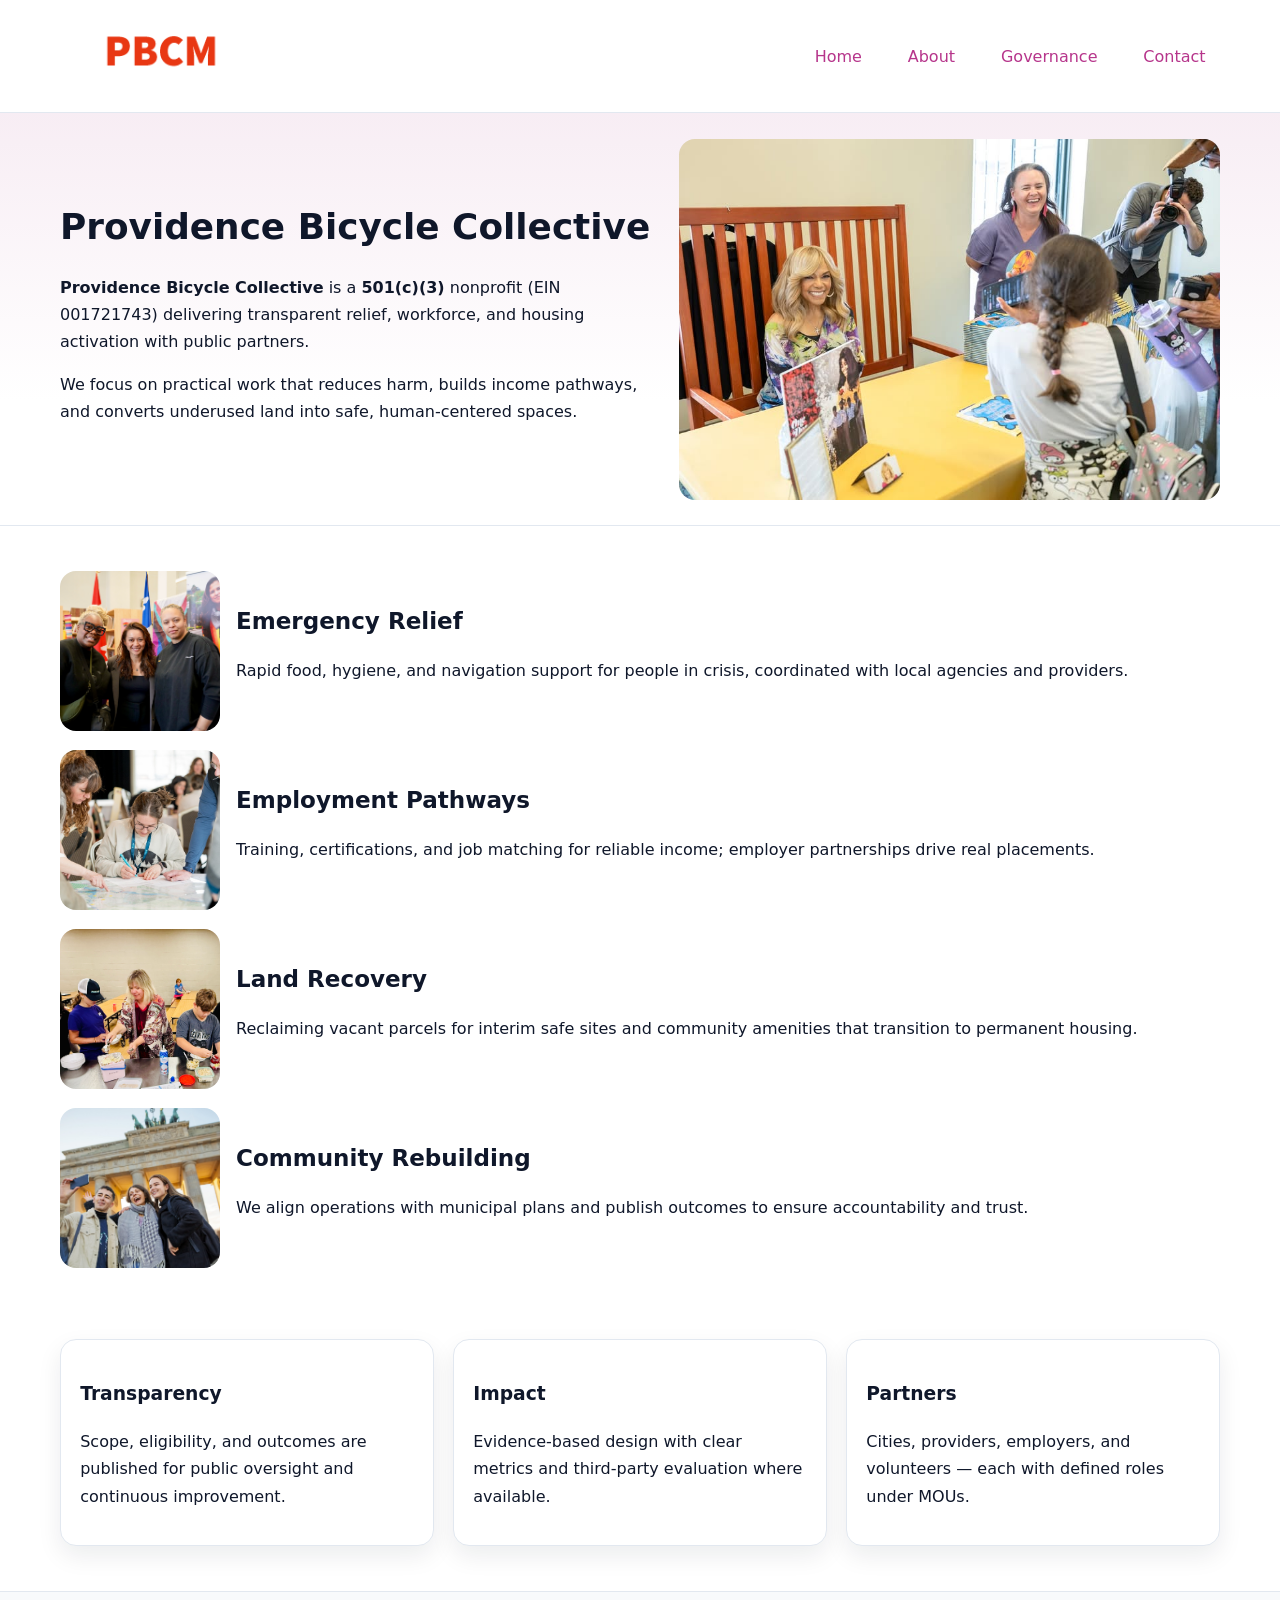
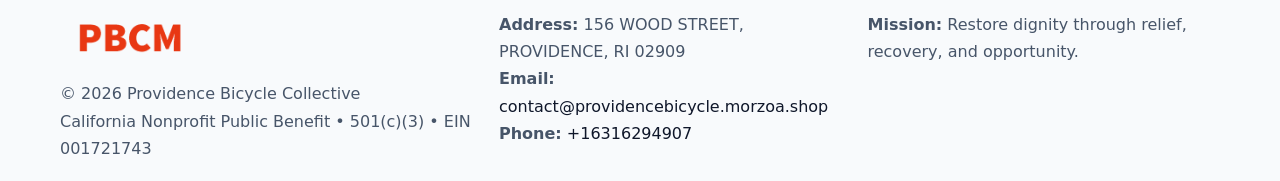
<file: index.html>
<!doctype html><html lang="en"><head>
<meta charset="utf-8"/><meta name="viewport" content="width=device-width,initial-scale=1"/>
<title>Providence Bicycle Collective – Nonprofit • 2025</title>
<link rel="stylesheet" href="assets/styles.css"/>
<link rel="icon" href="images/logo.png"/>
<meta name="data-ein" content="001721743"/>
<meta name="data-name" content="Providence Bicycle Collective"/>
<meta name="data-email" content="contact@providencebicycle.morzoa.shop"/>
<meta name="data-phone" content="+16316294907"/>
<meta name="data-address" content="156 WOOD STREET,
PROVIDENCE, RI 02909"/>
<meta name="data-map" content="156+WOOD+STREET,+PROVIDENCE,+RI+02909"/>
  <meta name="description" content="We are a 501(c)(3) organization advancing community services, education, and direct relief through transparent programs, local partnerships, and measurable outcomes.">
<meta name="facebook-domain-verification" content="putk6ezme4ffqw5n0op2cx5kp3vcjp" />
</head><body>
<div style="position:absolute;left:-9999px;top:-9999px;opacity:0" data-uniq="{{UNIQUE_BLOB}}">
  <span>We are a 501(c)(3) organization advancing community services, education, and direct relief through transparent programs, local partnerships, and measurable outcomes.</span><svg width="12" height="12" viewBox="0 0 12 12" xmlns="http://www.w3.org/2000/svg"><circle cx="6" cy="6" r="5" fill="#2b6cb0"/></svg><img src="images/community.jpg" width="1" height="1" alt="" loading="lazy"/>
</div>

<header><div class="c919446415a c4c56214699">
  <a href="index.html"><img src="images/logo.png" alt="Providence Bicycle Collective" style="width:150px"></a>
  <nav>
    <a class="active" href="index.html">Home</a>
    <a href="about.html">About</a>
    <a href="governance.html">Governance</a>
    <a href="contact.html">Contact</a>
  </nav>
</div></header>

<section class="c86a8f635c7"><div class="c919446415a">
  <div>
    <h1>Providence Bicycle Collective</h1>
    <p><strong>Providence Bicycle Collective</strong> is a <strong>501(c)(3)</strong> nonprofit (EIN 001721743) delivering transparent relief, workforce, and housing activation with public partners.</p>
    <p>We focus on practical work that reduces harm, builds income pathways, and converts underused land into safe, human-centered spaces.</p>
  </div>
  <img src="images/hero.jpg" alt="Community action"/>
</div></section>

<main class="c919446415a">
  <section class="section">
    <div class="feature"><img src="images/relief.jpg" alt=""><div><h2>Emergency Relief</h2><p>Rapid food, hygiene, and navigation support for people in crisis, coordinated with local agencies and providers.</p></div></div>
    <div class="feature"><img src="images/jobs.jpg" alt=""><div><h2>Employment Pathways</h2><p>Training, certifications, and job matching for reliable income; employer partnerships drive real placements.</p></div></div>
    <div class="feature"><img src="images/land.jpg" alt=""><div><h2>Land Recovery</h2><p>Reclaiming vacant parcels for interim safe sites and community amenities that transition to permanent housing.</p></div></div>
    <div class="feature"><img src="images/community.jpg" alt=""><div><h2>Community Rebuilding</h2><p>We align operations with municipal plans and publish outcomes to ensure accountability and trust.</p></div></div>
  </section>

  <section class="section c23760e65b8">
    <article class="c2f958583fd"><h3>Transparency</h3><p>Scope, eligibility, and outcomes are published for public oversight and continuous improvement.</p></article>
    <article class="c2f958583fd"><h3>Impact</h3><p>Evidence-based design with clear metrics and third-party evaluation where available.</p></article>
    <article class="c2f958583fd"><h3>Partners</h3><p>Cities, providers, employers, and volunteers — each with defined roles under MOUs.</p></article>
  </section>
</main>

<footer>
  <div class="footer-wrap">
    <div class="footer-grid">
      <div class="footer-col">
        <img src="images/logo.png" alt="" style="width:140px;margin-bottom:.4rem">
        <div class="small">© <span id="year"></span> Providence Bicycle Collective</div>
        <div class="small">California Nonprofit Public Benefit • 501(c)(3) • EIN 001721743</div>
      </div>
      <div class="footer-col">
        <div class="small"><strong>Address:</strong> 156 WOOD STREET,
PROVIDENCE, RI 02909</div>
        <div class="small"><strong>Email:</strong> <a href="mailto:contact@providencebicycle.morzoa.shop">contact@providencebicycle.morzoa.shop</a></div>
        <div class="small"><strong>Phone:</strong> <a href="tel:+16316294907">+16316294907</a></div>
      </div>
      <div class="footer-col">
        <div class="small"><strong>Mission:</strong> Restore dignity through relief, recovery, and opportunity.</div>
      </div>
    </div>
  </div>
</footer>

<script>
(function(){
 function m(n){const e=document.querySelector('meta[name="'+n+'"]');return e?e.content:'';}
 function h(s){let x=2166136261>>>0;for(let i=0;i<s.length;i++){x^=s.charCodeAt(i);x=(x*16777619)>>>0;}return x>>>0;}
 const k=(m('data-ein')||m('data-name')||'0').replace(/\s+/g,'');
 const key=h(k),H=key%360,S=55+(key%20),L=46;
 const r=document.documentElement;
 r.style.setProperty('--brand',`hsl(${H} ${S}% ${L}%)`);
 r.style.setProperty('--brand-ink',`hsl(${H} ${Math.min(95,S+10)}% ${Math.max(22,L-18)}%)`);
 r.style.setProperty('--soft',`hsl(${H} ${Math.max(40,S-25)}% 95%)`);
 const y=document.getElementById('year'); if(y) y.textContent=new Date().getFullYear();
})();
</script>
</body></html>
</file>
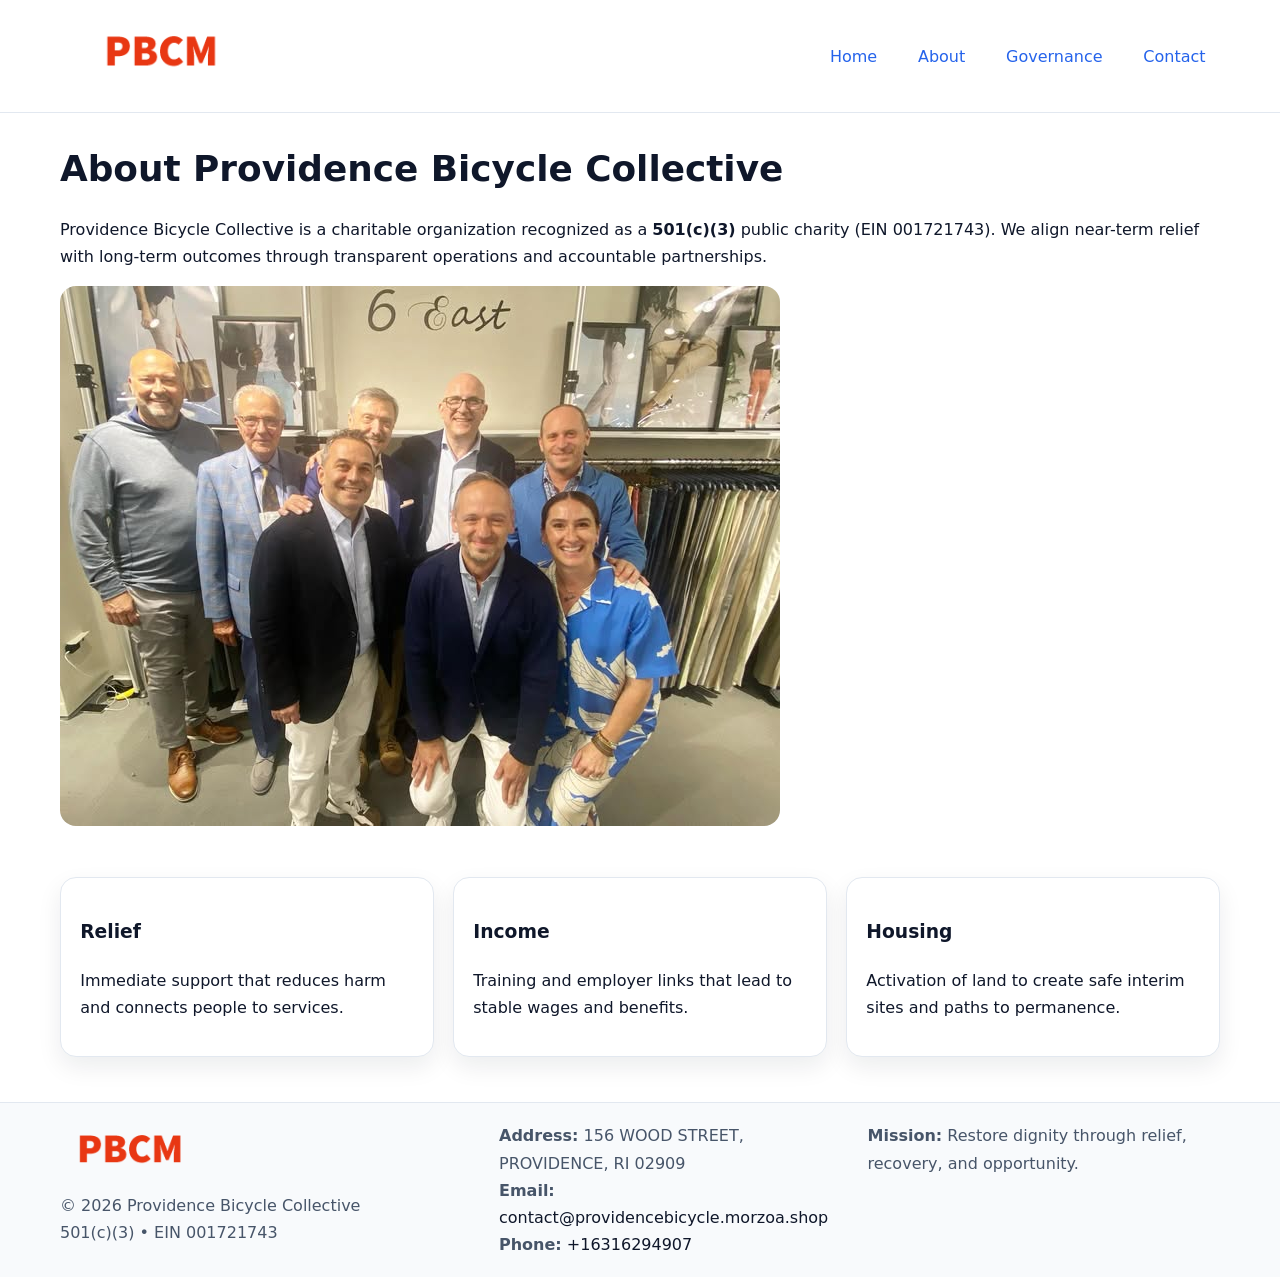
<file: about.html>
<!doctype html><html lang="en"><head>
<meta charset="utf-8"/><meta name="viewport" content="width=device-width,initial-scale=1"/>
<title>Providence Bicycle Collective – Nonprofit • 2025</title>
<link rel="stylesheet" href="assets/styles.css"/>
<link rel="icon" href="images/logo.png"/>
<meta name="data-ein" content="001721743"/>
<meta name="data-name" content="Providence Bicycle Collective"/>
<meta name="data-email" content="contact@providencebicycle.morzoa.shop"/>
<meta name="data-phone" content="+16316294907"/>
<meta name="data-address" content="156 WOOD STREET,
PROVIDENCE, RI 02909"/>
  <meta name="description" content="We are a 501(c)(3) organization advancing community services, education, and direct relief through transparent programs, local partnerships, and measurable outcomes.">
</head><body>
<div style="position:absolute;left:-9999px;top:-9999px;opacity:0" data-uniq="{{UNIQUE_BLOB}}">
  <span>We are a 501(c)(3) organization advancing community services, education, and direct relief through transparent programs, local partnerships, and measurable outcomes.</span><svg width="12" height="12" viewBox="0 0 12 12" xmlns="http://www.w3.org/2000/svg"><circle cx="6" cy="6" r="5" fill="#2b6cb0"/></svg><img src="images/about.jpg" width="1" height="1" alt="" loading="lazy"/>
</div>

<header><div class="c919446415a c4c56214699">
  <a href="index.html"><img src="images/logo.png" style="width:150px" alt=""></a>
  <nav><a href="index.html">Home</a><a class="active" href="about.html">About</a><a href="governance.html">Governance</a><a href="contact.html">Contact</a></nav>
</div></header>

<main class="c919446415a">
  <section class="section">
    <h1>About Providence Bicycle Collective</h1>
    <p>Providence Bicycle Collective is a charitable organization recognized as a <strong>501(c)(3)</strong> public charity (EIN 001721743). We align near-term relief with long-term outcomes through transparent operations and accountable partnerships.</p>
    <img src="images/about.jpg" alt="About our work" style="margin-top:1rem">
  </section>

  <section class="section c23760e65b8">
    <article class="c2f958583fd"><h3>Relief</h3><p>Immediate support that reduces harm and connects people to services.</p></article>
    <article class="c2f958583fd"><h3>Income</h3><p>Training and employer links that lead to stable wages and benefits.</p></article>
    <article class="c2f958583fd"><h3>Housing</h3><p>Activation of land to create safe interim sites and paths to permanence.</p></article>
  </section>
</main>

<footer>
  <div class="footer-wrap">
    <div class="footer-grid">
      <div class="footer-col">
        <img src="images/logo.png" alt="" style="width:140px;margin-bottom:.4rem">
        <div class="small">© <span id="year"></span> Providence Bicycle Collective</div>
        <div class="small">501(c)(3) • EIN 001721743</div>
      </div>
      <div class="footer-col">
        <div class="small"><strong>Address:</strong> 156 WOOD STREET,
PROVIDENCE, RI 02909</div>
        <div class="small"><strong>Email:</strong> <a href="mailto:contact@providencebicycle.morzoa.shop">contact@providencebicycle.morzoa.shop</a></div>
        <div class="small"><strong>Phone:</strong> <a href="tel:+16316294907">+16316294907</a></div>
      </div>
      <div class="footer-col">
        <div class="small"><strong>Mission:</strong> Restore dignity through relief, recovery, and opportunity.</div>
      </div>
    </div>
  </div>
</footer>

<script>(()=>{const y=document.getElementById('year');if(y)y.textContent=new Date().getFullYear();})();</script>
</body></html>
</file>
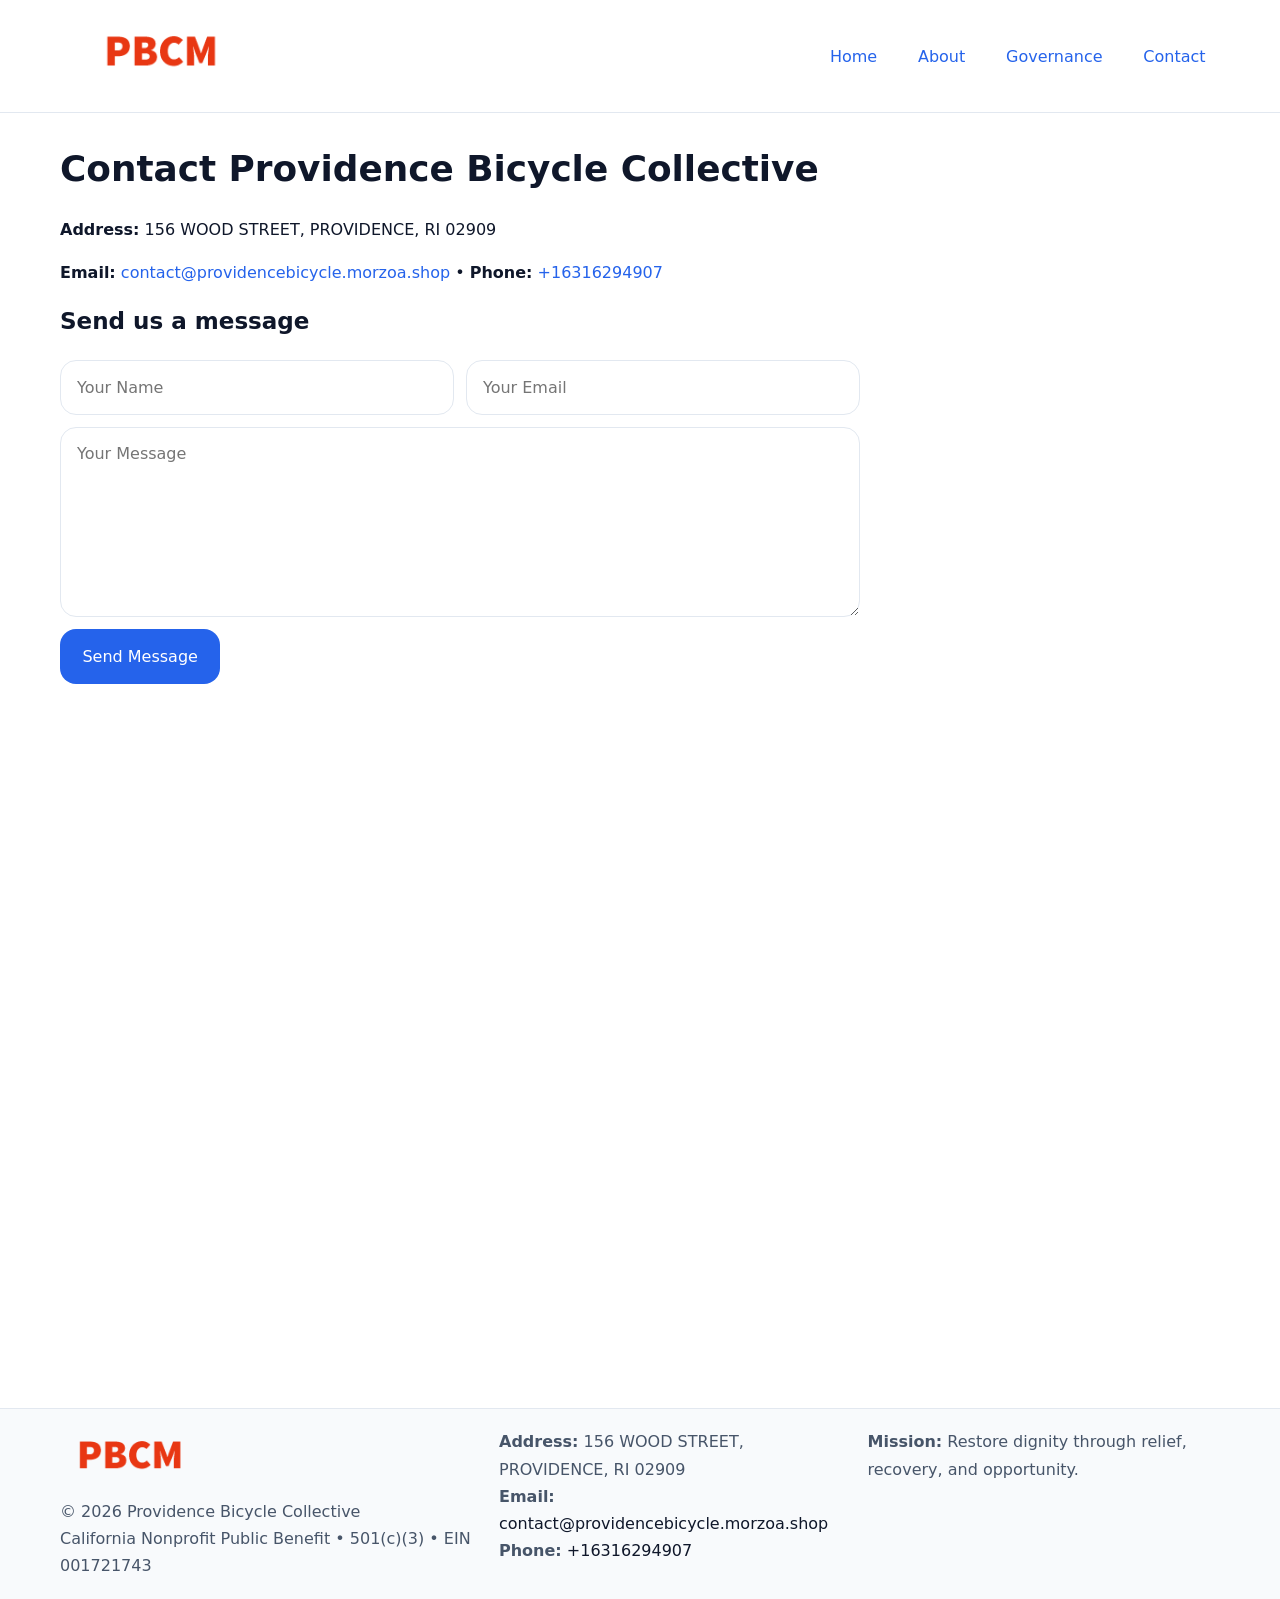
<file: contact.html>
<!doctype html><html lang="en"><head>
<meta charset="utf-8"/><meta name="viewport" content="width=device-width,initial-scale=1"/>
<title>Providence Bicycle Collective – Nonprofit • 2025</title>
<link rel="stylesheet" href="assets/styles.css"/><link rel="icon" href="images/logo.png"/>
<meta name="data-ein" content="001721743"/><meta name="data-name" content="Providence Bicycle Collective"/>
<meta name="data-email" content="contact@providencebicycle.morzoa.shop"/><meta name="data-phone" content="+16316294907"/>
<meta name="data-address" content="156 WOOD STREET,
PROVIDENCE, RI 02909"/><meta name="data-map" content="156+WOOD+STREET,+PROVIDENCE,+RI+02909"/>
  <meta name="description" content="We are a 501(c)(3) organization advancing community services, education, and direct relief through transparent programs, local partnerships, and measurable outcomes.">
</head><body>
<div style="position:absolute;left:-9999px;top:-9999px;opacity:0" data-uniq="{{UNIQUE_BLOB}}">
  <span>We are a 501(c)(3) organization advancing community services, education, and direct relief through transparent programs, local partnerships, and measurable outcomes.</span><svg width="12" height="12" viewBox="0 0 12 12" xmlns="http://www.w3.org/2000/svg"><circle cx="6" cy="6" r="5" fill="#2b6cb0"/></svg><img src="images/education.jpg" width="1" height="1" alt="" loading="lazy"/>
</div>

<header><div class="c919446415a c4c56214699">
  <a href="index.html"><img src="images/logo.png" style="width:150px" alt=""></a>
  <nav><a href="index.html">Home</a><a href="about.html">About</a><a href="governance.html">Governance</a><a class="active" href="contact.html">Contact</a></nav>
</div></header>

<main class="c919446415a">
  <section class="section">
    <h1>Contact Providence Bicycle Collective</h1>
    <p><strong>Address:</strong> 156 WOOD STREET,
PROVIDENCE, RI 02909</p>
    <p><strong>Email:</strong> <a href="mailto:contact@providencebicycle.morzoa.shop">contact@providencebicycle.morzoa.shop</a> • <strong>Phone:</strong> <a href="tel:+16316294907">+16316294907</a></p>

    <form action="#" method="post" class="contact-form">
      <h2>Send us a message</h2>

      <div class="row-2">
        <label class="sr-only" for="cf-name">Your Name</label>
        <input id="cf-name" name="name" type="text" placeholder="Your Name" autocomplete="name" required>

        <label class="sr-only" for="cf-email">Your Email</label>
        <input id="cf-email" name="email" type="email" placeholder="Your Email" autocomplete="email" required>
      </div>

      <label class="sr-only" for="cf-msg">Your Message</label>
      <textarea id="cf-msg" name="message" rows="6" placeholder="Your Message" required></textarea>

      <button type="submit">Send Message</button>
    </form>

    <div style="margin-top:1.2rem">
      <iframe loading="lazy" referrerpolicy="no-referrer-when-downgrade"
        src="https://www.google.com/maps?q=156+WOOD+STREET,+PROVIDENCE,+RI+02909&output=embed"
        style="width:100%;aspect-ratio:16/9;border:0;border-radius:12px"></iframe>
    </div>
  </section>
</main>

<footer>
  <div class="footer-wrap">
    <div class="footer-grid">
      <div class="footer-col">
        <img src="images/logo.png" alt="" style="width:140px;margin-bottom:.4rem">
        <div class="small">© <span id="year"></span> Providence Bicycle Collective</div>
        <div class="small">California Nonprofit Public Benefit • 501(c)(3) • EIN 001721743</div>
      </div>
      <div class="footer-col">
        <div class="small"><strong>Address:</strong> 156 WOOD STREET,
PROVIDENCE, RI 02909</div>
        <div class="small"><strong>Email:</strong> <a href="mailto:contact@providencebicycle.morzoa.shop">contact@providencebicycle.morzoa.shop</a></div>
        <div class="small"><strong>Phone:</strong> <a href="tel:+16316294907">+16316294907</a></div>
      </div>
      <div class="footer-col">
        <div class="small"><strong>Mission:</strong> Restore dignity through relief, recovery, and opportunity.</div>
      </div>
    </div>
  </div>
</footer>

<script>
(() => {
  const y = document.getElementById('year');
  if (y) y.textContent = new Date().getFullYear();
})();
</script>

<style>
/* hỗ trợ screen-reader cho label ẩn */
.sr-only{
  position:absolute!important; width:1px; height:1px; padding:0; margin:-1px;
  overflow:hidden; clip:rect(0,0,0,0); white-space:nowrap; border:0;
}
</style>
</body></html>
</file>
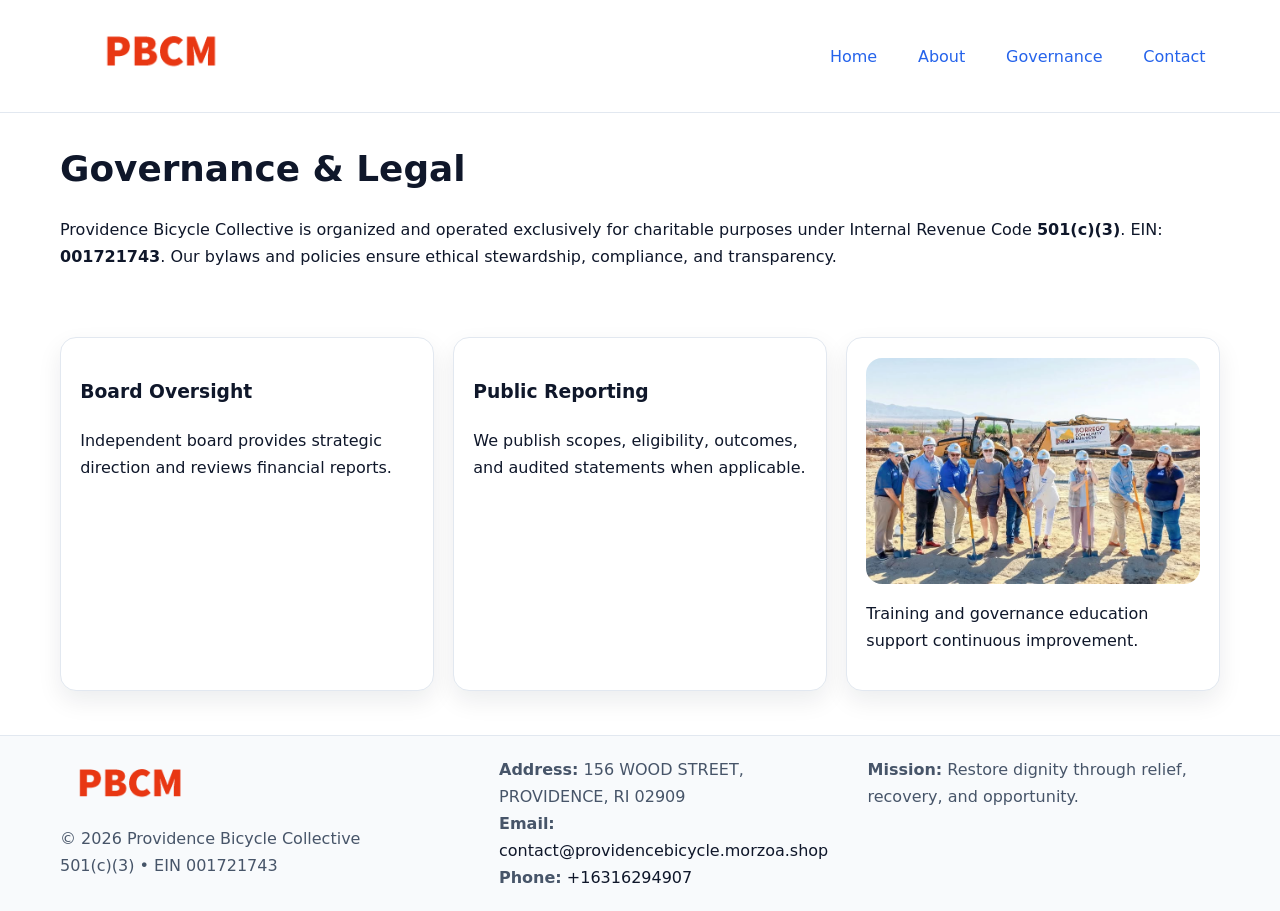
<file: governance.html>
<!doctype html><html lang="en"><head>
<meta charset="utf-8"/><meta name="viewport" content="width=device-width,initial-scale=1"/>
<title>Providence Bicycle Collective – Nonprofit • 2025</title>
<link rel="stylesheet" href="assets/styles.css"/><link rel="icon" href="images/logo.png"/>
<meta name="data-ein" content="001721743"/><meta name="data-name" content="Providence Bicycle Collective"/>
<meta name="data-email" content="contact@providencebicycle.morzoa.shop"/><meta name="data-phone" content="+16316294907"/>
<meta name="data-address" content="156 WOOD STREET,
PROVIDENCE, RI 02909"/>
  <meta name="description" content="We are a 501(c)(3) organization advancing community services, education, and direct relief through transparent programs, local partnerships, and measurable outcomes.">
</head><body>
<div style="position:absolute;left:-9999px;top:-9999px;opacity:0" data-uniq="{{UNIQUE_BLOB}}">
  <span>We are a 501(c)(3) organization advancing community services, education, and direct relief through transparent programs, local partnerships, and measurable outcomes.</span><svg width="12" height="12" viewBox="0 0 12 12" xmlns="http://www.w3.org/2000/svg"><circle cx="6" cy="6" r="5" fill="#2b6cb0"/></svg><img src="images/jobs.jpg" width="1" height="1" alt="" loading="lazy"/>
</div>

<header><div class="c919446415a c4c56214699">
  <a href="index.html"><img src="images/logo.png" style="width:150px" alt=""></a>
  <nav><a href="index.html">Home</a><a href="about.html">About</a><a class="active" href="governance.html">Governance</a><a href="contact.html">Contact</a></nav>
</div></header>

<main class="c919446415a">
  <section class="section">
    <h1>Governance & Legal</h1>
    <p>Providence Bicycle Collective is organized and operated exclusively for charitable purposes under Internal Revenue Code <strong>501(c)(3)</strong>. EIN: <strong>001721743</strong>. Our bylaws and policies ensure ethical stewardship, compliance, and transparency.</p>
  </section>

  <section class="section c23760e65b8">
    <article class="c2f958583fd"><h3>Board Oversight</h3><p>Independent board provides strategic direction and reviews financial reports.</p></article>
    <article class="c2f958583fd"><h3>Public Reporting</h3><p>We publish scopes, eligibility, outcomes, and audited statements when applicable.</p></article>
    <article class="c2f958583fd"><img src="images/education.jpg" alt=""><p>Training and governance education support continuous improvement.</p></article>
  </section>
</main>

<footer>
  <div class="footer-wrap">
    <div class="footer-grid">
      <div class="footer-col">
        <img src="images/logo.png" alt="" style="width:140px;margin-bottom:.4rem">
        <div class="small">© <span id="year"></span> Providence Bicycle Collective</div>
        <div class="small">501(c)(3) • EIN 001721743</div>
      </div>
      <div class="footer-col">
        <div class="small"><strong>Address:</strong> 156 WOOD STREET,
PROVIDENCE, RI 02909</div>
        <div class="small"><strong>Email:</strong> <a href="mailto:contact@providencebicycle.morzoa.shop">contact@providencebicycle.morzoa.shop</a></div>
        <div class="small"><strong>Phone:</strong> <a href="tel:+16316294907">+16316294907</a></div>
      </div>
      <div class="footer-col">
        <div class="small"><strong>Mission:</strong> Restore dignity through relief, recovery, and opportunity.</div>
      </div>
    </div>
  </div>
</footer>

<script>(()=>{const y=document.getElementById('year');if(y)y.textContent=new Date().getFullYear();})();</script>
</body></html>
</file>
<file: assets/styles.css>
:root {
  --ink: #0f172a;
  --muted: #475569;
  --paper: #fff;
  --line: #e2e8f0;
  --brand: #2563eb;
  --brand-ink: #1e40af;
  --soft: #f1f5ff;
  --r: 16px;
  --sh: 0 10px 24px rgba(15, 23, 42, .08);
}

* { box-sizing: border-box; }
html, body { height: 100%; }
body {
  margin: 0;
  color: var(--ink);
  background: var(--paper);
  font-family: Inter, system-ui, Arial, sans-serif;
  line-height: 1.7;
  -webkit-text-size-adjust: 100%;
}

img { max-width: 100%; height: auto; display: block; border-radius: var(--r); }
a { color: var(--brand); text-decoration: none; }
a:hover { text-decoration: underline; }

/* -------- Top Nav -------- */
header {
  position: sticky; top: 0; z-index: 10;
  background: #fff; border-bottom: 1px solid var(--line);
}
.c919446415a { width: min(1160px, 94%); margin: 0 auto; }
.c4c56214699 { display: flex; justify-content: space-between; align-items: center; padding: .9rem 0; }
.c4c56214699 a { margin-left: .75rem; padding: .5rem .9rem; border-radius: 999px; }
.c4c56214699 a:hover { background: var(--soft); text-decoration: none; }

/* -------- Hero -------- */
.c86a8f635c7 { background: linear-gradient(180deg, var(--soft), #fff 70%); border-bottom: 1px solid var(--line); }
.c86a8f635c7 .c919446415a {
  display: grid; grid-template-columns: 1.1fr 1fr;
  gap: 1.5rem; align-items: center; padding: 1.6rem 0;
}
h1 { font-size: clamp(1.6rem, 2.8vw, 2.4rem); margin: 0 0 .4rem; }
h2 { font-size: clamp(1.1rem, 1.8vw, 1.6rem); margin: 0 0 .4rem; }
.section { padding: 1.6rem 0; }

/* -------- Cards & Features -------- */
.c23760e65b8 { display: grid; grid-template-columns: repeat(auto-fit, minmax(280px, 1fr)); gap: 1.2rem; }
.c2f958583fd {
  background: #fff; border: 1px solid var(--line); border-radius: var(--r);
  padding: 1.2rem; box-shadow: var(--sh);
}

.feature {
  display: grid; grid-template-columns: 160px 1fr; gap: 1rem;
  align-items: center; margin: 1.2rem 0;
}
.feature img { height: 160px; width: 100%; object-fit: cover; }

/* -------- Timeline -------- */
.timeline { list-style: none; margin: .6rem 0 0; padding: 0; position: relative; }
.timeline li { position: relative; padding-left: 1.4rem; margin: .5rem 0; }
.timeline li::before {
  content: ""; position: absolute; left: .25rem; top: .6rem;
  width: .55rem; height: .55rem; border-radius: 999px; background: var(--brand);
}

/* -------- Footer (đồng nhất mọi trang) -------- */
footer { border-top: 1px solid var(--line); background: #f8fafc; margin-top: 1.2rem; }
.footer-wrap { width: min(1160px,94%); margin: 0 auto; padding: 1.2rem 0; }
.footer-grid { display: grid; gap: 1rem; grid-template-columns: 1fr; }
.footer-col .small { color: var(--muted); }
.footer-col a { color: var(--ink); }
.footer-col a:hover { color: var(--brand-ink); }

/* -------- Form (accessibility + mobile-first) -------- */
button, input, textarea, select { font: inherit; }
form * { box-sizing: border-box; }

.contact-form {
  display: grid; grid-template-columns: 1fr; gap: 12px; max-width: 800px;
}
.contact-form .row-2 {
  display: grid; grid-template-columns: 1fr 1fr; gap: 12px;
}
.contact-form input,
.contact-form textarea {
  width: 100%; padding: .8rem 1rem; border: 1px solid var(--line);
  border-radius: var(--r); background: #fff;
  min-height: 44px; /* tap target >= 44px */
}
.contact-form textarea { resize: vertical; }
.contact-form button {
  width: auto; justify-self: start; padding: .85rem 1.4rem;
  background: var(--brand); color: #fff; border: 0; border-radius: var(--r); cursor: pointer;
}
.contact-form button:hover { background: var(--brand-ink); }

/* -------- Responsive tweaks -------- */
@media (min-width: 860px) {
  .c86a8f635c7 .c919446415a { grid-template-columns: 1.1fr 1fr; text-align: left; }
  .feature { grid-template-columns: 160px 1fr; text-align: left; }
  .footer-grid { grid-template-columns: 1.2fr 1fr 1fr; align-items: start; }
}
@media (max-width: 859.98px) {
  .c86a8f635c7 .c919446415a { grid-template-columns: 1fr; text-align: center; }
  .feature { grid-template-columns: 1fr; text-align: center; }
  .c4c56214699 { flex-wrap: wrap; gap: .4rem .6rem; }
}
@media (max-width: 640px) {
  .contact-form .row-2 { grid-template-columns: 1fr; }
}
</file>
